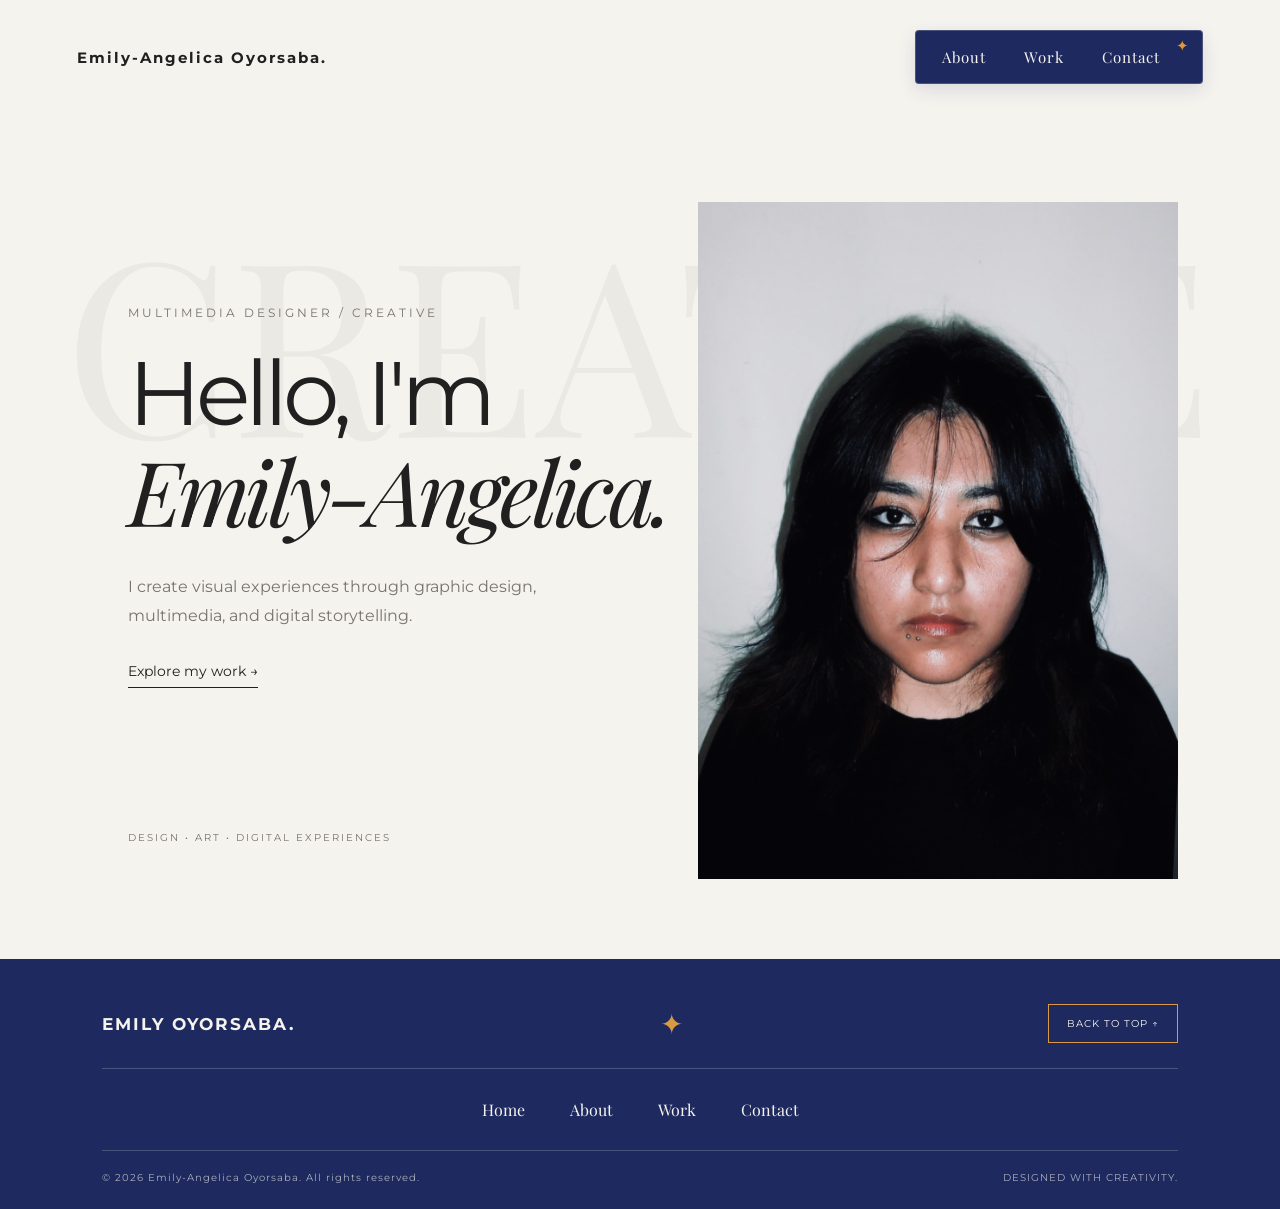
<file: index.html>
<!DOCTYPE html>
<html lang="en">

<head>
    <meta charset="UTF-8">
    <meta name="viewport" content="width=device-width, initial-scale=1.0">

    <title>Emily-Angelica Oyorsaba | Portfolio</title>
   <link rel="stylesheet" href="./style.css">
   <script src="./script.js" defer></script>

</head>

<body>

    <!-- NAVIGATION -->
    
<header class="site-header">

    <a href="index.html" class="logo">
        Emily-Angelica Oyorsaba.
    </a>

    <button class="menu-toggle"
            aria-label="Open navigation"
            aria-expanded="false">
        <span></span>
        <span></span>
    </button>

    <nav class="site-nav">
        <a href="about.html">About</a>
        <a href="work.html">Work</a>
        <a href="contact.html">Contact</a>
    </nav>

</header>



    <!-- MAIN HOMEPAGE CONTENT -->
    
<section class="hero">

    <!-- Decorative background typography -->
    <p class="hero-backdrop" aria-hidden="true">
        CREATIVE
    </p>

    <!-- Introduction -->
    <div class="hero-content">

        <p class="intro-label">
            MULTIMEDIA DESIGNER / CREATIVE
        </p>

        <h1>
            Hello, I'm<br>
            <span>Emily-Angelica.</span>
        </h1>

        <p class="hero-description">
            I create visual experiences through graphic design,
            multimedia, and digital storytelling.
        </p>

        <a href="work.html" class="work-link">
            Explore my work →
        </a>

    </div>

    <!-- Portrait image -->
    <div class="hero-image">
        <img src="./portrait.png"
             alt="Portrait photograph">
    </div>

    <!-- Small decorative detail -->
    <p class="hero-caption">
        DESIGN • ART • DIGITAL EXPERIENCES
    </p>

</section>

    
<footer class="site-footer">

    <div class="footer-top">
        <a href="index.html" class="footer-logo">EMILY OYORSABA.</a>
        <span class="footer-sparkle">✦</span>
        <button class="back-to-top" type="button">
            BACK TO TOP ↑
        </button>
    </div>

    <div class="footer-navigation">
        <a href="index.html">Home</a>
        <a href="about.html">About</a>
        <a href="work.html">Work</a>
        <a href="contact.html">Contact</a>
    </div>

    <div class="footer-bottom">
        <p>© 2026 Emily-Angelica Oyorsaba. All rights reserved.</p>
        <p>DESIGNED WITH CREATIVITY.</p>
    </div>

</footer>
</file>
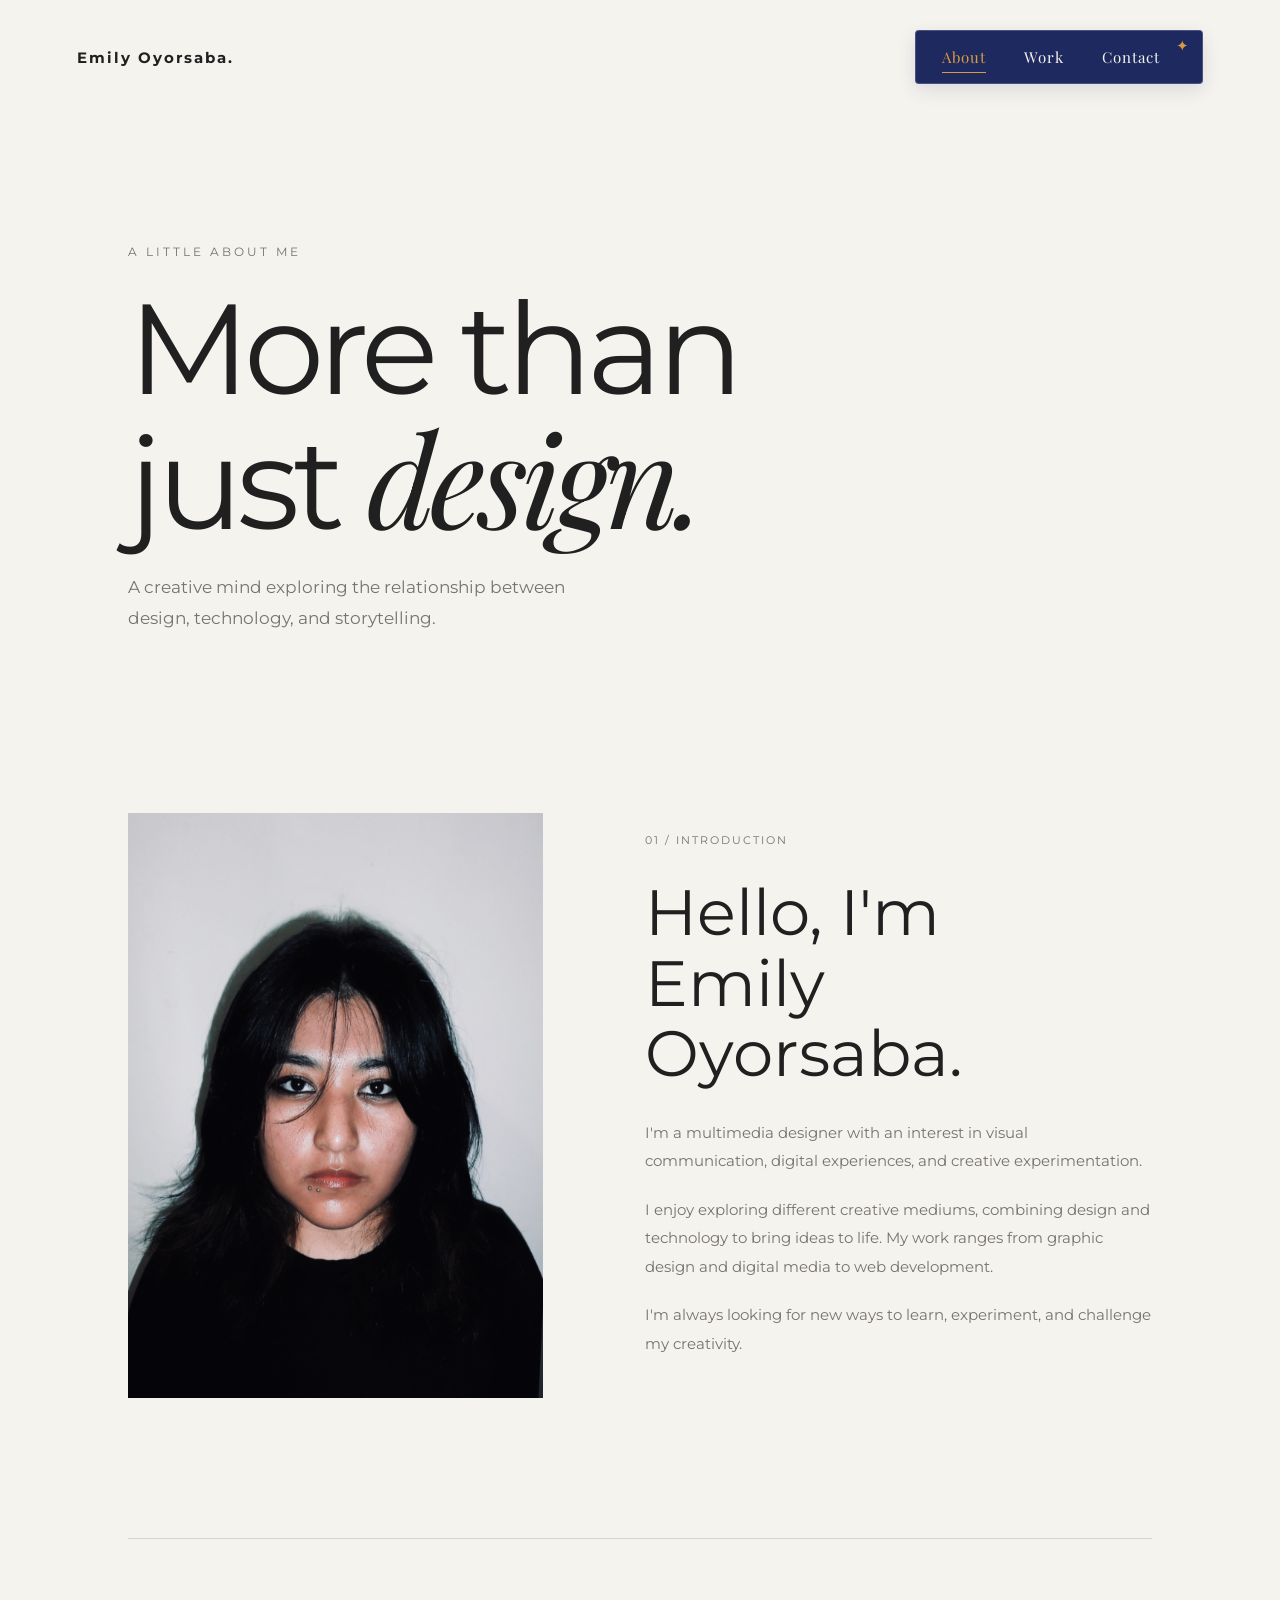
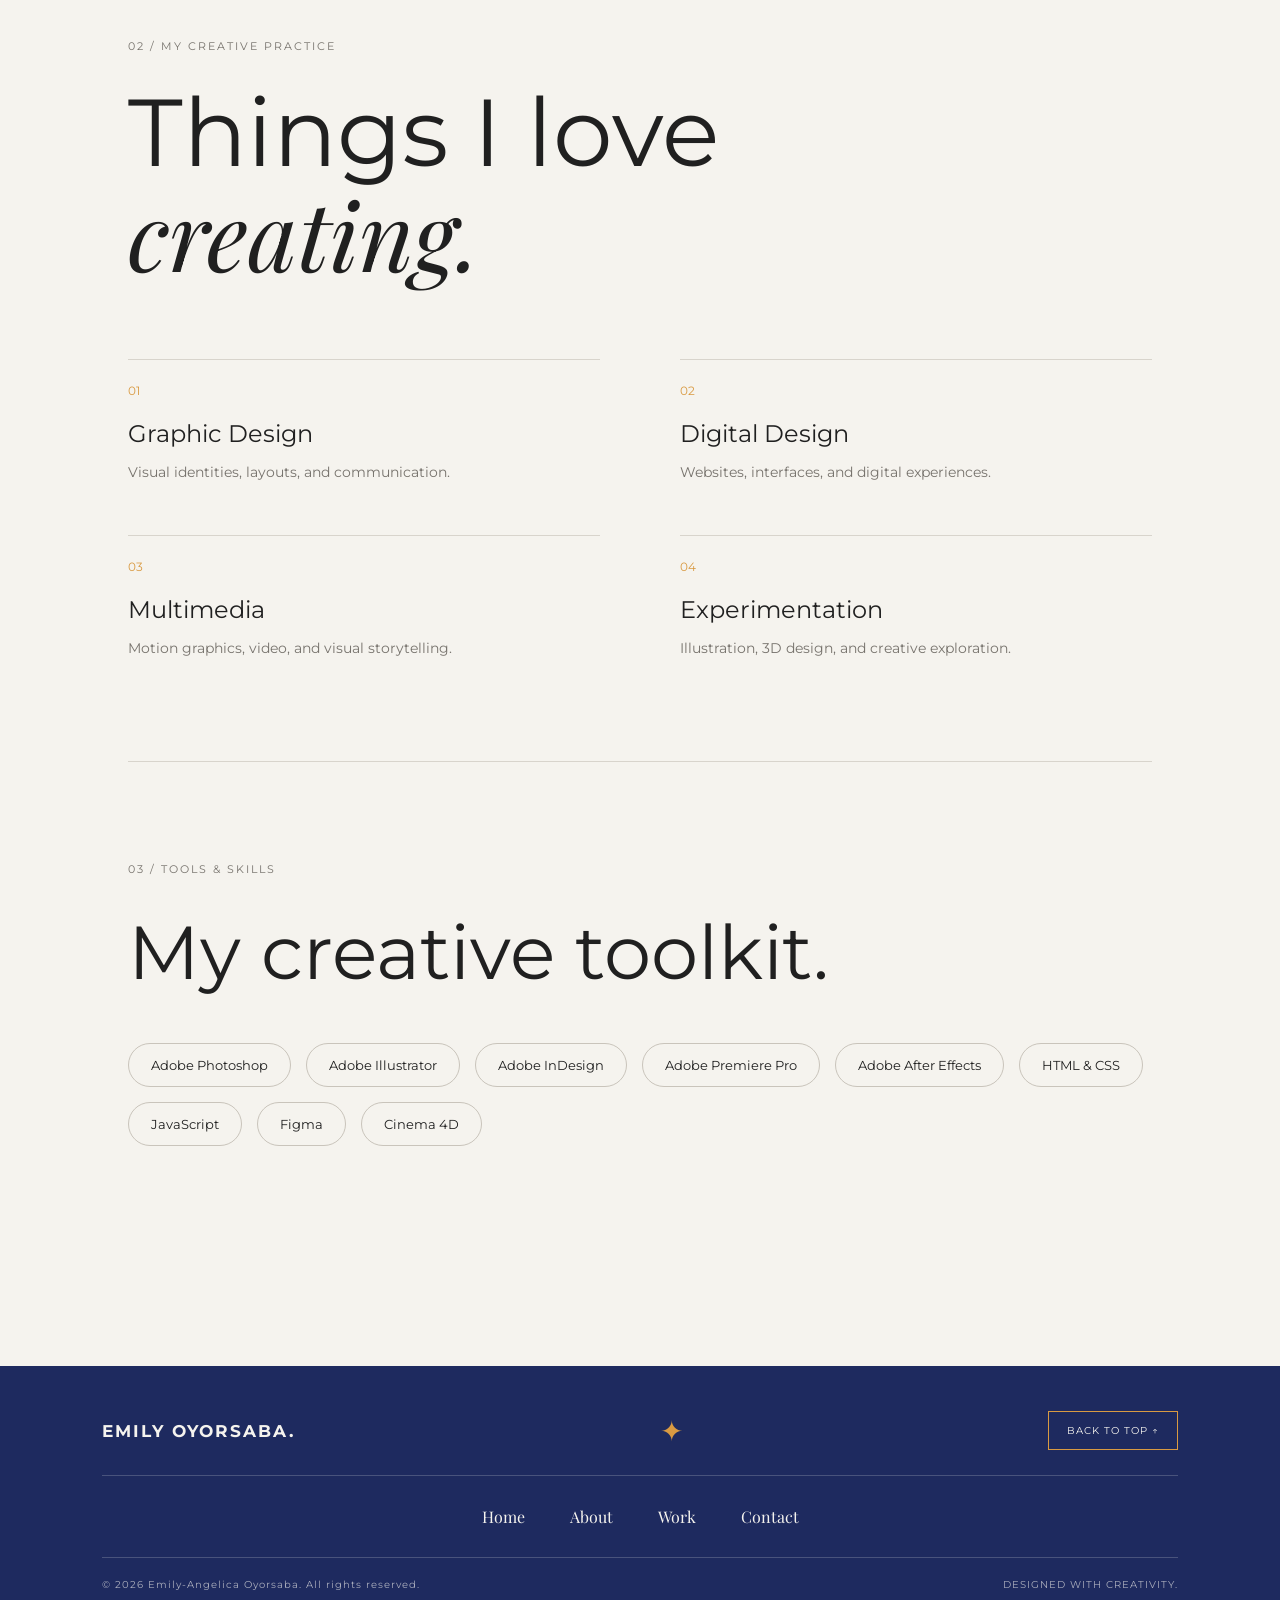
<file: about.html>
<!DOCTYPE html>
<html lang="en">

<head>
    <meta charset="UTF-8">
    <meta name="viewport" content="width=device-width, initial-scale=1.0">

    <title>About | Emily-Angelica Oyorsaba</title>

    <link rel="stylesheet" href="./style.css">
    <script src="./script.js" defer></script>

</head>

<body>

    <!-- HEADER / NAVIGATION -->

    <header class="site-header">

        <a href="index.html" class="logo">
            Emily Oyorsaba.
        </a>

        <button class="menu-toggle"
                aria-label="Open navigation"
                aria-expanded="false">
            <span></span>
            <span></span>
        </button>

        <nav class="site-nav">
            <a href="about.html">About</a>
            <a href="work.html">Work</a>
            <a href="contact.html">Contact</a>
        </nav>

    </header>


    <!-- ABOUT PAGE -->

    <main class="about-page">

        <!-- INTRODUCTION -->

        <section class="about-intro">

            <p class="intro-label">A LITTLE ABOUT ME</p>

            <h1>
                More than<br>
                just <span>design.</span>
            </h1>

            <p class="about-subtitle">
                A creative mind exploring the relationship
                between design, technology, and storytelling.
            </p>

        </section>


        <!-- BIOGRAPHY -->

        <section class="about-bio">

            <div class="bio-image">
                <img src="./portrait.png"
                     alt="Portrait of Your Full Name">
            </div>

            <div class="bio-content">

                <p class="section-number">01 / INTRODUCTION</p>

                <h2>
                    Hello, I'm<br>
                    Emily Oyorsaba.
                </h2>

                <p>
                    I'm a multimedia designer with an interest
                    in visual communication, digital experiences,
                    and creative experimentation.
                </p>

                <p>
                    I enjoy exploring different creative mediums,
                    combining design and technology to bring ideas
                    to life. My work ranges from graphic design
                    and digital media to web development.
                </p>

                <p>
                    I'm always looking for new ways to learn,
                    experiment, and challenge my creativity.
                </p>

            </div>

        </section>


        <!-- CREATIVE INTERESTS -->

        <section class="creative-section">

            <p class="section-number">02 / MY CREATIVE PRACTICE</p>

            <h2>
                Things I love<br>
                <span>creating.</span>
            </h2>

            <div class="creative-grid">

                <div class="creative-item">
                    <span>01</span>
                    <h3>Graphic Design</h3>
                    <p>Visual identities, layouts, and communication.</p>
                </div>

                <div class="creative-item">
                    <span>02</span>
                    <h3>Digital Design</h3>
                    <p>Websites, interfaces, and digital experiences.</p>
                </div>

                <div class="creative-item">
                    <span>03</span>
                    <h3>Multimedia</h3>
                    <p>Motion graphics, video, and visual storytelling.</p>
                </div>

                <div class="creative-item">
                    <span>04</span>
                    <h3>Experimentation</h3>
                    <p>Illustration, 3D design, and creative exploration.</p>
                </div>

            </div>

        </section>


        <!-- SOFTWARE AND SKILLS -->

        <section class="skills-section">

            <p class="section-number">03 / TOOLS & SKILLS</p>

            <h2>My creative toolkit.</h2>

            <div class="skills-list">

                <span>Adobe Photoshop</span>
                <span>Adobe Illustrator</span>
                <span>Adobe InDesign</span>
                <span>Adobe Premiere Pro</span>
                <span>Adobe After Effects</span>
                <span>HTML & CSS</span>
                <span>JavaScript</span>
                <span>Figma</span>
                <span>Cinema 4D</span>

            </div>

        </section>

    </main>


   
<footer class="site-footer">

    <div class="footer-top">
        <a href="index.html" class="footer-logo">EMILY OYORSABA.</a>
        <span class="footer-sparkle">✦</span>
        <button class="back-to-top" type="button">
            BACK TO TOP ↑
        </button>
    </div>

    <div class="footer-navigation">
        <a href="index.html">Home</a>
        <a href="about.html">About</a>
        <a href="work.html">Work</a>
        <a href="contact.html">Contact</a>
    </div>

    <div class="footer-bottom">
        <p>© 2026 Emily-Angelica Oyorsaba. All rights reserved.</p>
        <p>DESIGNED WITH CREATIVITY.</p>
    </div>

</footer>
</file>
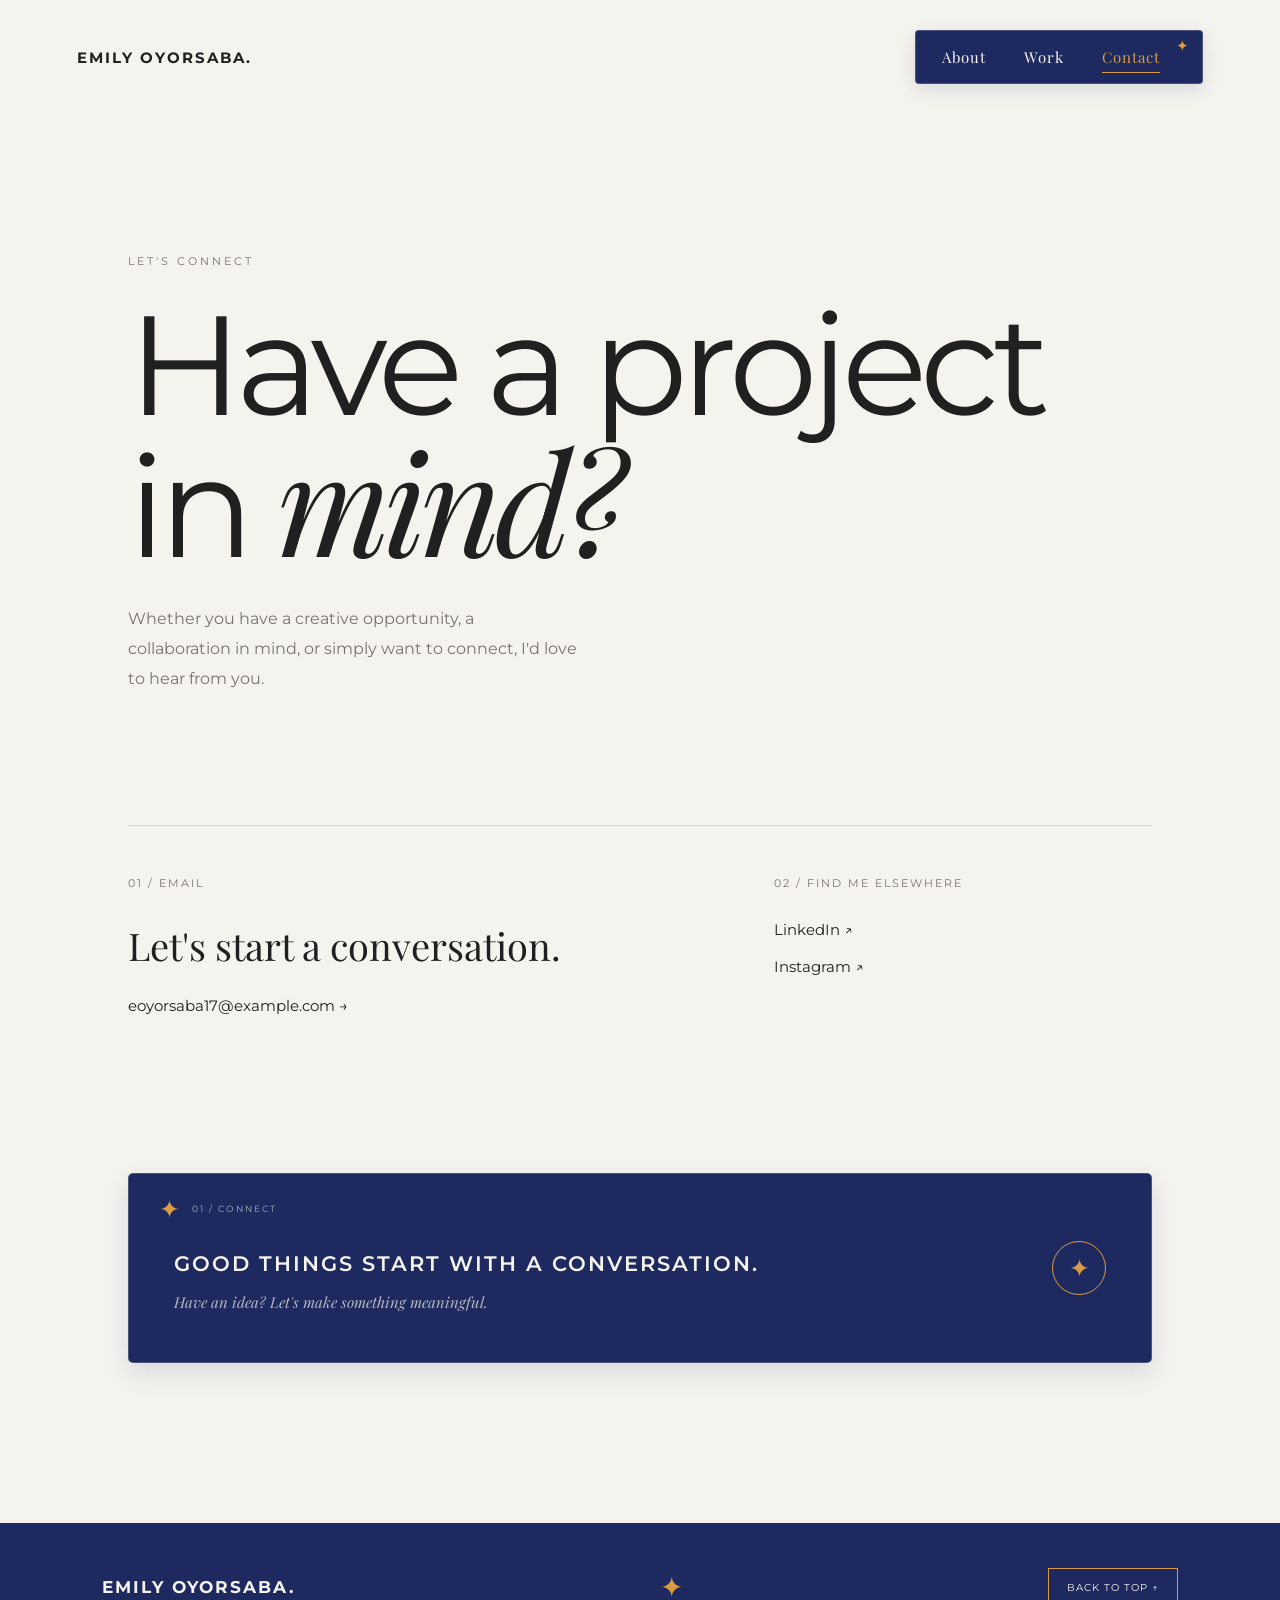
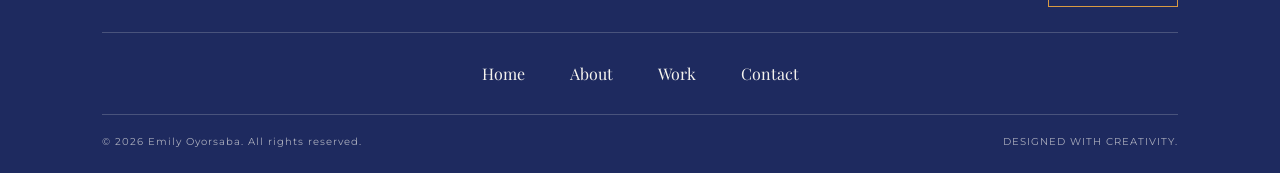
<file: contact.html>
<!DOCTYPE html>
<html lang="en">
<head>
    <meta charset="UTF-8">
    <meta name="viewport" content="width=device-width, initial-scale=1.0">
    <title>Contact | Emily-Angelica Oyorsaba</title>
    <link rel="stylesheet" href="./style.css">
    <script src="./script.js" defer></script>

</head>

<body>

    <header class="site-header">
        <a href="index.html" class="logo">EMILY OYORSABA.</a>

        <button class="menu-toggle" aria-label="Open navigation" aria-expanded="false">
            <span></span>
            <span></span>
        </button>

        <nav class="site-nav">
            <a href="about.html">About</a>
            <a href="work.html">Work</a>
            <a href="contact.html">Contact</a>
        </nav>
    </header>

    <main class="contact-page">

        <section class="contact-intro">
            <p class="section-label">LET'S CONNECT</p>

            <h1>
                Have a project<br>
                in <span>mind?</span>
            </h1>

            <p class="contact-description">
                Whether you have a creative opportunity, a collaboration
                in mind, or simply want to connect, I'd love to hear from you.
            </p>
        </section>

        <section class="contact-details">

            <div class="contact-email">
                <p class="section-number">01 / EMAIL</p>
                <h2>Let's start a conversation.</h2>

                <a href="mailto:eoyorsaba17.com">
                    eoyorsaba17@example.com →
                </a>
            </div>

            <div class="contact-socials">
                <p class="section-number">02 / FIND ME ELSEWHERE</p>

                <a href="https://www.linkedin.com/in/emily-oyorsaba-514044301 " target="_blank">LinkedIn ↗</a>
                <a href="https://www.instagram.com/ilyeumi/?utm_source=ig_web_button_share_sheet" target="_blank">Instagram ↗</a>
            </div>

        </section>

        
<section class="contact-bottom">

    <div class="quote-decoration">
        <span class="quote-star">✦</span>
        <span class="quote-number">01 / CONNECT</span>
    </div>

    <div class="quote-copy">
        <p class="quote-main">
            GOOD THINGS START WITH A CONVERSATION.
        </p>

        <p class="quote-sub">
            Have an idea? Let's make something meaningful.
        </p>
    </div>

    <button class="quote-sparkle" aria-label="Change inspirational message">
        ✦
    </button>

</section>


    </main>

   
<footer class="site-footer">

    <div class="footer-top">
        <a href="index.html" class="footer-logo">EMILY OYORSABA.</a>
        <span class="footer-sparkle">✦</span>
        <button class="back-to-top" type="button">
            BACK TO TOP ↑
        </button>
    </div>

    <div class="footer-navigation">
        <a href="index.html">Home</a>
        <a href="about.html">About</a>
        <a href="work.html">Work</a>
        <a href="contact.html">Contact</a>
    </div>

    <div class="footer-bottom">
        <p>© 2026 Emily Oyorsaba. All rights reserved.</p>
        <p>DESIGNED WITH CREATIVITY.</p>
    </div>

</footer>
</file>
<file: style.css>
/* =========================
   1. DESIGN SYSTEM
========================= */

@import url('https://fonts.googleapis.com/css2?family=Montserrat:wght@400;500;600;700&family=Playfair+Display:ital,wght@0,400;0,500;1,400;1,500&display=swap');

:root {
    /* COLOR PALETTE */
    --background: #F5F3EE;
    --text: #202020;
    --secondary: #77736D;
    --accent: #D99A42;
    --highlight: #1E2A5F;
   
/* TYPOGRAPHY */
--font-main: 'Montserrat', sans-serif;
--font-editorial: 'Playfair Display', serif;
}

/* =========================
   2. RESET
========================= */

* {
    margin: 0;
    padding: 0;
    box-sizing: border-box;
}


/* =========================
   3. GENERAL STYLING
========================= */

body {
    background-color: var(--background);
    color: var(--text);
    font-family: var(--font-main);
    min-height: 100vh;
}


/* =========================
   4. NAVIGATION
========================= */

header {
    width: 100%;
    padding: 30px 6%;
}

nav {
    display: flex;
    justify-content: flex-end;
    gap: 40px;
}

nav a {
    color: var(--text);
    text-decoration: none;
    font-size: 14px;
    letter-spacing: 1px;
    transition: color 0.3s ease;
}

nav a:hover {
    color: var(--accent);
}


/* =========================
   5. HERO SECTION
========================= */


/* =========================
   HERO SECTION
========================= */

.hero {
    position: relative;
    min-height: 85vh;
    padding: 100px 10%;
    display: flex;
    align-items: center;
    overflow: hidden;
}

/* Background typography */

.hero-backdrop {
    position: absolute;
    top: 8%;
    left: 5%;
    font-family: var(--font-editorial);
    font-size: clamp(100px, 19vw, 260px);
    font-weight: normal;
    color: rgba(32, 32, 32, 0.045);
    white-space: nowrap;
    z-index: 0;
    pointer-events: none;
}

/* Main introduction */

.hero-content {
    position: relative;
    z-index: 2;
    max-width: 650px;
}

.intro-label {
    color: var(--secondary);
    font-size: 12px;
    letter-spacing: 3px;
    margin-bottom: 25px;
}

.hero h1 {
    font-size: clamp(55px, 7vw, 105px);
    font-weight: 400;
    line-height: 1.08;
    letter-spacing: -5px;
    margin-bottom: 30px;
}

.hero h1 span {
    font-family: var(--font-editorial);
    font-style: italic;
}

/* Description */

.hero-description {
    color: var(--secondary);
    font-size: 16px;
    line-height: 1.8;
    max-width: 430px;
    margin-bottom: 30px;
}

/* Portfolio link */

.work-link {
    display: inline-block;
    color: var(--text);
    text-decoration: none;
    font-size: 14px;
    border-bottom: 1px solid var(--text);
    padding-bottom: 7px;
    transition: all 0.3s ease;
}

.work-link:hover {
    color: var(--accent);
    border-color: var(--accent);
}

/* Portrait */

.hero-image {
    position: absolute;
    right: 8%;
    bottom: 0;
    width: 38%;
    max-width: 480px;
    z-index: 1;
}

.hero-image img {
    width: 100%;
    height: auto;
    display: block;
    object-fit: contain;
}

/* Small caption */

.hero-caption {
    position: absolute;
    bottom: 35px;
    left: 10%;
    color: var(--secondary);
    font-size: 10px;
    letter-spacing: 2px;
}

.work-link:hover {
    color: var(--accent);
}


/* =========================
   6. FOOTER
========================= */

footer {
    padding: 25px 6%;
    color: var(--secondary);
    font-size: 12px;
    text-align: center;
}


/* =========================
   RESPONSIVE DESIGN
========================= */

@media (max-width: 768px) {

    header {
        padding: 25px 6%;
    }

    nav {
        justify-content: center;
        gap: 25px;
    }

    .hero {
        min-height: 90vh;
        padding: 80px 7% 350px;
        align-items: flex-start;
    }

    .hero-backdrop {
        top: 10%;
        left: 0;
        font-size: 22vw;
    }

    .hero h1 {
        font-size: clamp(48px, 11vw, 75px);
        letter-spacing: -3px;
    }

    .hero-image {
        width: 65%;
        right: 5%;
        max-width: 330px;
    }

    .hero-caption {
        bottom: 20px;
        left: 7%;
        font-size: 8px;
    }

}

@media (max-width: 480px) {

    .hero {
        padding-bottom: 300px;
    }

    .hero-image {
        width: 75%;
    }

    .hero-description {
        font-size: 14px;
    }

}

/* =========================
   NAVIGATION INTERACTIONS
========================= */

.site-header {
    display: flex;
    align-items: center;
    justify-content: space-between;
    padding: 30px 6%;
    position: relative;
    z-index: 10;
}

.logo {
    color: var(--text);
    text-decoration: none;
    font-size: 15px;
    font-weight: bold;
    letter-spacing: 2px;
}

.site-nav {
    display: flex;
    gap: 40px;
}

.menu-toggle {
    display: none;
    background: none;
    border: none;
    cursor: pointer;
}

.menu-toggle span {
    display: block;
    width: 25px;
    height: 2px;
    background: var(--text);
    margin: 6px;
    transition: 0.3s;
}

/* Mobile navigation */

@media (max-width: 768px) {

    .menu-toggle {
        display: block;
        z-index: 12;
    }

    .site-nav {
        display: none;
        position: absolute;
        top: 100%;
        left: 0;
        width: 100%;
        padding: 30px;
        background: var(--background);
        flex-direction: column;
        align-items: center;
        gap: 25px;
    }

    .site-nav.active {
        display: flex;
    }

}

@media (prefers-reduced-motion: reduce) {

    .hero-content,
    .hero-image,
    .hero-backdrop {
        animation: none;
    }

}

/* =========================
   ABOUT PAGE
========================= */

.about-page {
    padding: 40px 10%;
}

/* INTRODUCTION */

.about-intro {
    padding: 90px 0 120px;
}

.about-intro h1 {
    font-size: clamp(65px, 10vw, 130px);
    font-weight: 400;
    line-height: 1;
    letter-spacing: -6px;
    margin: 25px 0;
}

.about-intro h1 span,
.creative-section h2 span {
    font-family: var(--font-editorial);
    font-style: italic;
}

.about-subtitle {
    max-width: 450px;
    color: var(--secondary);
    font-size: 17px;
    line-height: 1.8;
}


/* BIOGRAPHY */

.about-bio {
    display: grid;
    grid-template-columns: 0.9fr 1.1fr;
    gap: 10%;
    align-items: center;
    padding: 60px 0 140px;
}

.bio-image img {
    width: 100%;
    display: block;
    object-fit: cover;
}

.section-number {
    font-size: 11px;
    letter-spacing: 2px;
    color: var(--secondary);
    margin-bottom: 30px;
}

.bio-content h2 {
    font-size: clamp(38px, 5vw, 65px);
    font-weight: 400;
    line-height: 1.1;
    margin-bottom: 30px;
}

.bio-content p:not(.section-number) {
    font-size: 15px;
    line-height: 1.9;
    color: var(--secondary);
    margin-bottom: 20px;
}


/* CREATIVE PRACTICE */

.creative-section {
    padding: 100px 0;
    border-top: 1px solid #D8D4CC;
}

.creative-section h2 {
    font-size: clamp(55px, 8vw, 95px);
    font-weight: 400;
    line-height: 1.05;
    margin-bottom: 70px;
}

.creative-grid {
    display: grid;
    grid-template-columns: repeat(2, 1fr);
    gap: 50px 80px;
}

.creative-item {
    border-top: 1px solid #D8D4CC;
    padding-top: 20px;
}

.creative-item span {
    font-size: 12px;
    color: var(--accent);
}

.creative-item h3 {
    font-size: 24px;
    font-weight: 400;
    margin: 20px 0 12px;
}

.creative-item p {
    font-size: 14px;
    color: var(--secondary);
    line-height: 1.8;
}


/* SKILLS */

.skills-section {
    padding: 100px 0;
    border-top: 1px solid #D8D4CC;
}

.skills-section h2 {
    font-size: clamp(40px, 6vw, 75px);
    font-weight: 400;
    margin-bottom: 45px;
}

.skills-list {
    display: flex;
    flex-wrap: wrap;
    gap: 15px;
}

.skills-list span {
    border: 1px solid #C9C4BB;
    border-radius: 30px;
    padding: 13px 22px;
    font-size: 13px;
    transition: 0.3s ease;
}

.skills-list span:hover {
    background-color: var(--text);
    color: var(--background);
}


/* ABOUT PAGE RESPONSIVENESS */

@media (max-width: 768px) {

    .about-page {
        padding: 20px 7%;
    }

    .about-intro {
        padding: 70px 0;
    }

    .about-intro h1 {
        letter-spacing: -3px;
    }

    .about-bio {
        grid-template-columns: 1fr;
        gap: 45px;
        padding-bottom: 80px;
    }

    .bio-image {
        max-width: 450px;
    }

    .creative-grid {
        grid-template-columns: 1fr;
        gap: 35px;
    }

    .creative-section,
    .skills-section {
        padding: 70px 0;
    }

}

/* =========================
   WORK PAGE
========================= */

.work-page {
    padding: 40px 10%;
}


/* INTRODUCTION */

.work-intro {
    padding: 90px 0 100px;
}

.work-intro h1 {
    font-size: clamp(70px, 11vw, 145px);
    font-weight: 400;
    line-height: 0.95;
    letter-spacing: -7px;
    margin: 25px 0;
}

.work-intro h1 span {
    font-family: var(--font-editorial);
    font-style: italic;
}

.work-intro > p:last-child {
    max-width: 450px;
    color: var(--secondary);
    font-size: 16px;
    line-height: 1.8;
}


/* FILTER BUTTONS */

.project-section {
    padding-bottom: 120px;
}

.project-filters {
    display: flex;
    flex-wrap: wrap;
    gap: 12px;
    margin-bottom: 50px;
}

.filter-btn {
    padding: 12px 20px;
    border: 1px solid #C9C4BB;
    border-radius: 30px;
    background: transparent;
    color: var(--text);
    font-size: 12px;
    cursor: pointer;
    transition: 0.3s ease;
}

.filter-btn:hover,
.filter-btn.active {
    background-color: var(--highlight);
    color: var(--background);
    border-color: var(--highlight);
}


/* PROJECT GRID */

.project-grid {
    display: grid;
    grid-template-columns: repeat(2, 1fr);
    gap: 75px 35px;
}

.project-card {
    min-width: 0;
    transition: opacity 0.3s ease,
                transform 0.3s ease;
}

.project-card.hide {
    display: none;
}


/* PROJECT IMAGES */

.project-image {
    width: 100%;
    aspect-ratio: 4 / 3;
    overflow: hidden;
    background: #E5E1D9;
}

.project-image img {
    width: 100%;
    height: 100%;
    display: block;
    object-fit: cover;
    transition: transform 0.6s ease;
}

.project-card:hover .project-image img {
    transform: scale(1.04);
}


/* PROJECT INFORMATION */

.project-info {
    display: flex;
    justify-content: space-between;
    align-items: flex-start;
    padding-top: 20px;
}

.project-info h2 {
    font-size: 22px;
    font-weight: 400;
    margin-bottom: 8px;
}

.project-info p {
    font-size: 12px;
    color: var(--secondary);
}

.project-info span {
    font-size: 12px;
    color: var(--secondary);
}


/* MOBILE RESPONSIVENESS */

@media (max-width: 768px) {

    .work-page {
        padding: 20px 7%;
    }

    .work-intro {
        padding: 70px 0;
    }

    .work-intro h1 {
        letter-spacing: -3px;
    }

    .project-grid {
        grid-template-columns: 1fr;
        gap: 50px;
    }

    .project-filters {
        gap: 8px;
    }

    .filter-btn {
        padding: 10px 15px;
        font-size: 11px;
    }

}
/* CONTACT PAGE */

.contact-page {
    padding: 40px 10%;
}

.contact-intro {
    padding: 100px 0 130px;
}

.section-label {
    font-size: 11px;
    letter-spacing: 3px;
    color: var(--secondary);
}

.contact-intro h1 {
    font-size: clamp(70px, 11vw, 145px);
    font-weight: 400;
    line-height: .95;
    letter-spacing: -7px;
    margin: 30px 0;
}

.contact-intro h1 span {
    font-family: var(--font-editorial);
    font-style: italic;
}

.contact-description {
    max-width: 450px;
    color: var(--secondary);
    font-size: 16px;
    line-height: 1.9;
}

.contact-details {
    display: grid;
    grid-template-columns: 1.5fr 1fr;
    gap: 80px;
    padding: 50px 0 120px;
    border-top: 1px solid #D8D4CC;
}

.section-number {
    font-size: 11px;
    letter-spacing: 2px;
    color: var(--secondary);
    margin-bottom: 30px;
}

.contact-email h2 {
    font-size: clamp(25px, 3vw, 38px);
    font-weight: 400;
    margin-bottom: 25px;
}

.contact-email a,
.contact-socials a {
    display: block;
    width: fit-content;
    color: var(--text);
    text-decoration: none;
    font-size: 15px;
    margin-bottom: 18px;
    transition: color .3s ease;
}

.contact-email a:hover,
.contact-socials a:hover {
    color: var(--accent);
}


/* INTERACTIVE CONTACT BANNER */

.contact-bottom {
    position: relative;
    display: flex;
    align-items: center;
    justify-content: space-between;
    gap: 25px;
    min-height: 190px;
    padding: 35px 45px;
    margin: 20px 0 40px;
    overflow: hidden;
    background: var(--highlight);
    border: 1px solid rgba(245, 243, 238, .2);
    border-radius: 5px;
    box-shadow: 0 10px 25px rgba(30, 42, 95, .12);
}

/* Large background sparkle */
.quote-decoration {
    position: absolute;
    top: 20px;
    left: 30px;
    display: flex;
    align-items: center;
    gap: 12px;
}

.quote-star {
    color: var(--accent);
    font-size: 25px;
}

.quote-number {
    color: rgba(245, 243, 238, .65);
    font-size: 9px;
    letter-spacing: 2px;
}

.quote-copy {
    position: relative;
    z-index: 1;
    margin-top: 25px;
}

.quote-main {
    color: var(--background);
    font-family: var(--font-main);
    font-size: clamp(15px, 2vw, 21px);
    font-weight: 600;
    letter-spacing: 2px;
    line-height: 1.5;
    transition: opacity .3s ease;
}

.quote-sub {
    margin-top: 12px;
    color: rgba(245, 243, 238, .7);
    font-family: var(--font-editorial);
    font-size: 15px;
    font-style: italic;
    transition: opacity .3s ease;
}

/* Interactive sparkle button */
.quote-sparkle {
    position: relative;
    z-index: 2;
    width: 54px;
    height: 54px;
    flex-shrink: 0;
    border: 1px solid var(--accent);
    border-radius: 50%;
    background: transparent;
    color: var(--accent);
    font-size: 25px;
    cursor: pointer;
    transition: background .3s ease, color .3s ease,
                transform .5s ease;
}

.quote-sparkle:hover {
    background: var(--accent);
    color: var(--highlight);
    transform: rotate(90deg);
}

.contact-bottom.message-changing .quote-copy {
    animation: quoteFade .4s ease;
}

@keyframes quoteFade {
    from {
        opacity: 0;
        transform: translateY(8px);
    }
    to {
        opacity: 1;
        transform: translateY(0);
    }
}

/* Mobile layout */
@media (max-width: 768px) {
    .contact-bottom {
        min-height: 210px;
        padding: 35px 25px;
    }

    .quote-main {
        font-size: 14px;
        letter-spacing: 1px;
    }

    .quote-sub {
        font-size: 13px;
        max-width: 260px;
    }

    .quote-sparkle {
        width: 44px;
        height: 44px;
    }
}


/* CONTACT PAGE MOBILE */

@media (max-width: 768px) {

    .contact-page {
        padding: 20px 7%;
    }

    .contact-intro {
        padding: 75px 0 90px;
    }

    .contact-intro h1 {
        letter-spacing: -3px;
    }

    .contact-details {
        grid-template-columns: 1fr;
        gap: 55px;
        padding-bottom: 80px;
    }

}


/* EDITORIAL NAVIGATION */

.site-nav {
    position: relative;
    display: flex;
    align-items: center;
    gap: 38px;
    padding: 16px 42px 16px 26px;
    background: var(--highlight);
    border: 1px solid rgba(245, 243, 238, 0.2);
    border-radius: 4px;
    box-shadow: 0 6px 18px rgba(30, 42, 95, 0.12);
}

/* Decorative orange sparkle */
.site-nav::after {
    content: "✦";
    position: absolute;
    right: 13px;
    top: 5px;
    color: var(--accent);
    font-size: 15px;
    animation: navSparkle 3s ease-in-out infinite;
}

.site-nav a {
    position: relative;
    color: var(--background);
    font-family: var(--font-editorial);
    font-size: 15px;
    text-decoration: none;
    transition: color .3s ease, transform .3s ease;
}

/* Animated underline */
.site-nav a::after {
    content: "";
    position: absolute;
    left: 0;
    bottom: -6px;
    width: 100%;
    height: 1px;
    background: var(--accent);
    transform: scaleX(0);
    transform-origin: left;
    transition: transform .3s ease;
}

.site-nav a:hover {
    color: var(--accent);
    transform: translateY(-2px);
}

.site-nav a:hover::after,
.site-nav a.active::after {
    transform: scaleX(1);
}

.site-nav a.active {
    color: var(--accent);
}

@keyframes navSparkle {
    0%, 100% {
        transform: rotate(0deg) scale(1);
        opacity: .8;
    }
    50% {
        transform: rotate(25deg) scale(1.3);
        opacity: 1;
    }
}

/* Mobile navigation */
@media (max-width: 768px) {
    .site-nav {
        border-radius: 0;
        padding: 30px;
        gap: 25px;
    }

    .site-nav a {
        color: var(--background);
    }
}

/* GLOBAL TYPOGRAPHY */

body {
    font-family: var(--font-main);
}

h1, h2, h3, nav a, .logo,
button, .filter-btn {
    font-family: var(--font-main);
}

.hero h1 span,
.about-intro h1 span,
.creative-section h2 span,
.work-intro h1 span,
.contact-intro h1 span,
.contact-email h2 {
    font-family: var(--font-editorial);
}

/* UNIFIED SCROLL REVEAL */

.reveal {
    opacity: 0;
    transform: translateY(20px);
    transition:
        opacity 0.9s ease,
        transform 0.9s ease;
}

.reveal.is-visible {
    opacity: 1;
    transform: translateY(0);
}

@media (prefers-reduced-motion: reduce) {
    .reveal,
    .reveal.is-visible {
        opacity: 1;
        transform: none;
        transition: none;
    }
}
/* BOTTOM FOOTER NAVIGATION */

.site-footer {
    background: var(--highlight);
    color: var(--background);
    padding: 45px 8% 25px;
    margin-top: 80px;
}

/* Top footer row */

.footer-top {
    display: flex;
    align-items: center;
    justify-content: space-between;
    padding-bottom: 25px;
    border-bottom: 1px solid rgba(245, 243, 238, .2);
}

.footer-logo {
    color: var(--background);
    font-size: 17px;
    font-weight: 700;
    letter-spacing: 2px;
    text-decoration: none;
}

.footer-sparkle {
    color: var(--accent);
    font-size: 28px;
    animation: navSparkle 3s ease-in-out infinite;
}

.back-to-top {
    background: transparent;
    border: 1px solid var(--accent);
    color: var(--background);
    padding: 12px 18px;
    font-family: var(--font-main);
    font-size: 10px;
    letter-spacing: 1px;
    cursor: pointer;
    transition: .3s ease;
}

.back-to-top:hover {
    background: var(--accent);
    color: var(--highlight);
    transform: translateY(-3px);
}

/* Footer links */

.footer-navigation {
    display: flex;
    justify-content: center;
    gap: 45px;
    padding: 30px 0;
}

.footer-navigation a {
    position: relative;
    color: var(--background);
    text-decoration: none;
    font-family: var(--font-editorial);
    font-size: 16px;
    transition: color .3s ease;
}

.footer-navigation a:hover {
    color: var(--accent);
}

/* Copyright */

.footer-bottom {
    display: flex;
    justify-content: space-between;
    gap: 15px;
    border-top: 1px solid rgba(245, 243, 238, .2);
    padding-top: 20px;
    color: rgba(245, 243, 238, .65);
    font-size: 10px;
    letter-spacing: 1px;
}

/* Mobile footer */

@media (max-width: 600px) {

    .site-footer {
        padding: 35px 7% 20px;
    }

    .footer-top {
        gap: 15px;
    }

    .footer-logo {
        font-size: 13px;
    }

    .footer-navigation {
        flex-wrap: wrap;
        gap: 25px;
    }

    .footer-bottom {
        flex-direction: column;
        text-align: center;
        line-height: 1.7;
    }
}

/* Smooth scrolling */

html {
    scroll-behavior: smooth;
}

@media (prefers-reduced-motion: reduce) {
    html {
        scroll-behavior: auto;
    }
}

/* PROJECT FILTER VISIBILITY FIX */

.project-card.hide {
    display: none !important;
}

/* PROJECT FILTER HIDDEN STATE */

.project-card[hidden] {
    display: none !important;
}
</file>
